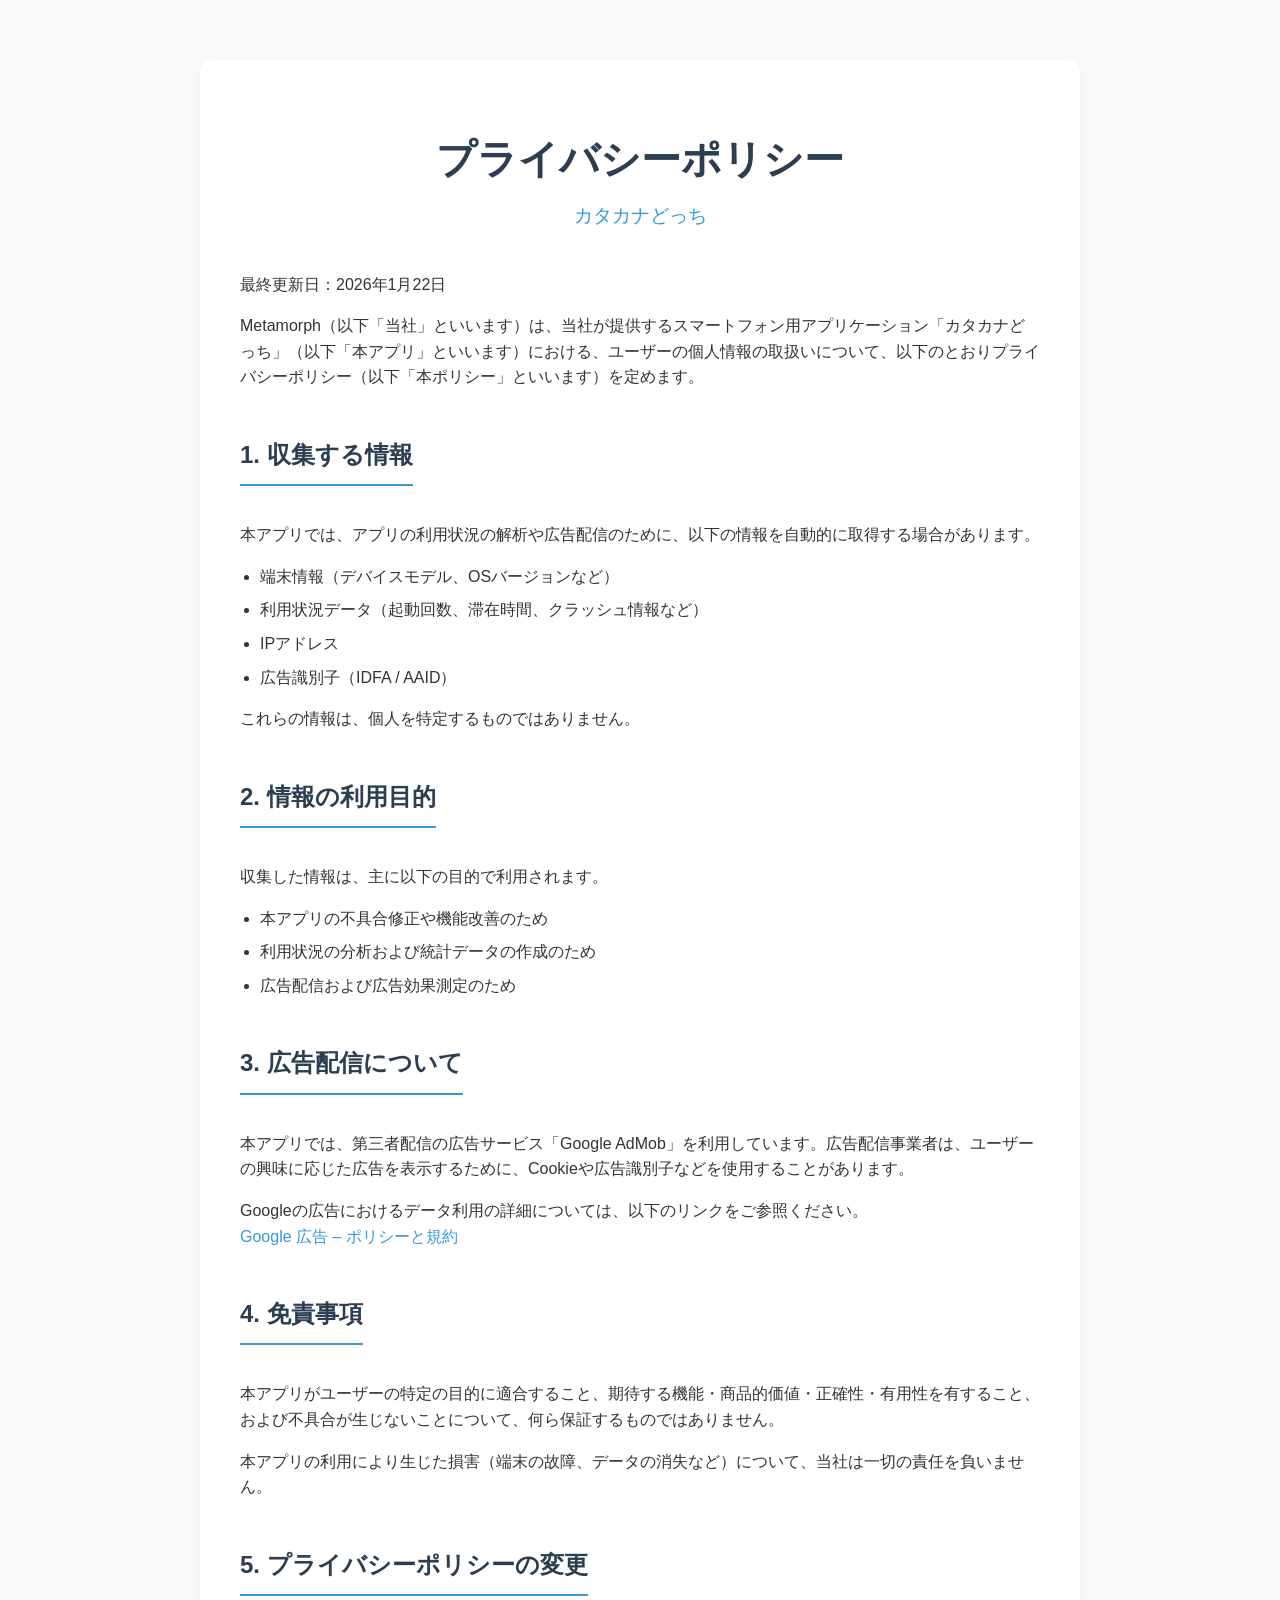
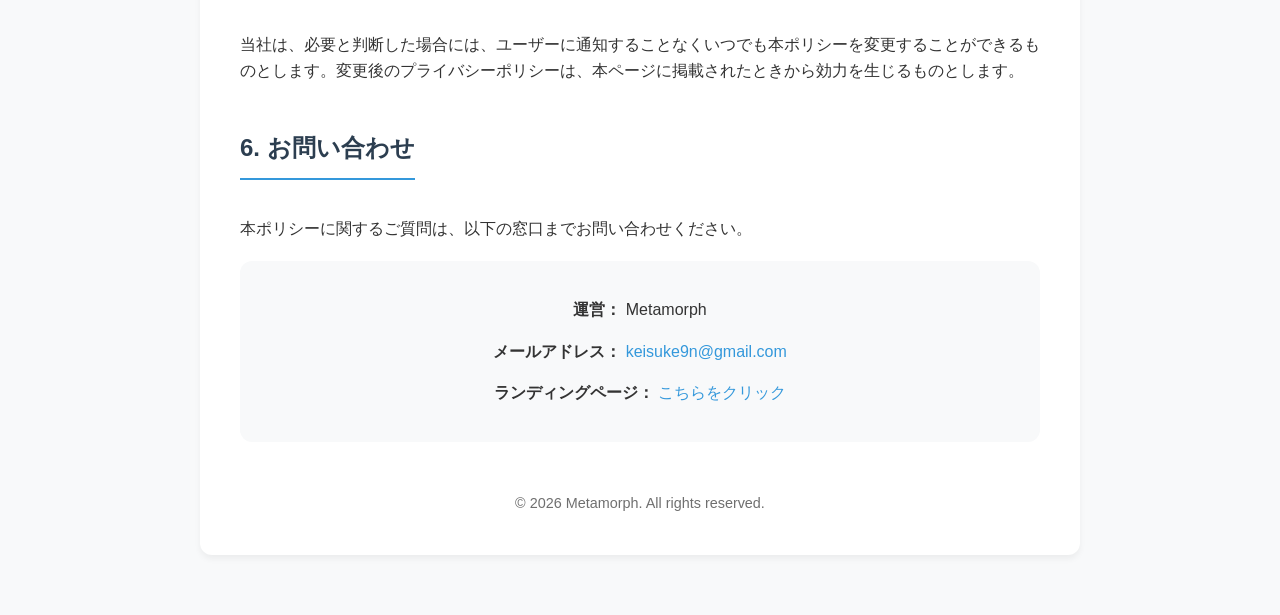
<file: index.html>
<!DOCTYPE html>
<html lang="ja">

<head>
    <meta charset="UTF-8">
    <meta name="viewport" content="width=device-width, initial-scale=1.0">
    <title>プライバシーポリシー - カタカナどっち</title>
    <link rel="stylesheet" href="privacy.css">
</head>

<body>
    <div class="container">
        <h1>プライバシーポリシー</h1>
        <div class="app-name">カタカナどっち</div>

        <p>最終更新日：2026年1月22日</p>

        <p>Metamorph（以下「当社」といいます）は、当社が提供するスマートフォン用アプリケーション「カタカナどっち」（以下「本アプリ」といいます）における、ユーザーの個人情報の取扱いについて、以下のとおりプライバシーポリシー（以下「本ポリシー」といいます）を定めます。</p>

        <h2>1. 収集する情報</h2>
        <p>本アプリでは、アプリの利用状況の解析や広告配信のために、以下の情報を自動的に取得する場合があります。</p>
        <ul>
            <li>端末情報（デバイスモデル、OSバージョンなど）</li>
            <li>利用状況データ（起動回数、滞在時間、クラッシュ情報など）</li>
            <li>IPアドレス</li>
            <li>広告識別子（IDFA / AAID）</li>
        </ul>
        <p>これらの情報は、個人を特定するものではありません。</p>

        <h2>2. 情報の利用目的</h2>
        <p>収集した情報は、主に以下の目的で利用されます。</p>
        <ul>
            <li>本アプリの不具合修正や機能改善のため</li>
            <li>利用状況の分析および統計データの作成のため</li>
            <li>広告配信および広告効果測定のため</li>
        </ul>

        <h2>3. 広告配信について</h2>
        <p>本アプリでは、第三者配信の広告サービス「Google AdMob」を利用しています。広告配信事業者は、ユーザーの興味に応じた広告を表示するために、Cookieや広告識別子などを使用することがあります。</p>
        <p>Googleの広告におけるデータ利用の詳細については、以下のリンクをご参照ください。<br>
        <a href="https://policies.google.com/technologies/ads?hl=ja" target="_blank">Google 広告 – ポリシーと規約</a></p>

        <h2>4. 免責事項</h2>
        <p>本アプリがユーザーの特定の目的に適合すること、期待する機能・商品的価値・正確性・有用性を有すること、および不具合が生じないことについて、何ら保証するものではありません。</p>
        <p>本アプリの利用により生じた損害（端末の故障、データの消失など）について、当社は一切の責任を負いません。</p>

        <h2>5. プライバシーポリシーの変更</h2>
        <p>当社は、必要と判断した場合には、ユーザーに通知することなくいつでも本ポリシーを変更することができるものとします。変更後のプライバシーポリシーは、本ページに掲載されたときから効力を生じるものとします。</p>

        <h2>6. お問い合わせ</h2>
        <p>本ポリシーに関するご質問は、以下の窓口までお問い合わせください。</p>
        
        <div class="contact-info">
            <p><strong>運営：</strong> Metamorph</p>
            <p><strong>メールアドレス：</strong> <a href="mailto:keisuke9n@gmail.com">keisuke9n@gmail.com</a></p>
            <p><strong>ランディングページ：</strong> <a href="landing.html">こちらをクリック</a></p>
        </div>

        <div class="footer">
            &copy; 2026 Metamorph. All rights reserved.
        </div>
    </div>
</body>

</html>
</file>
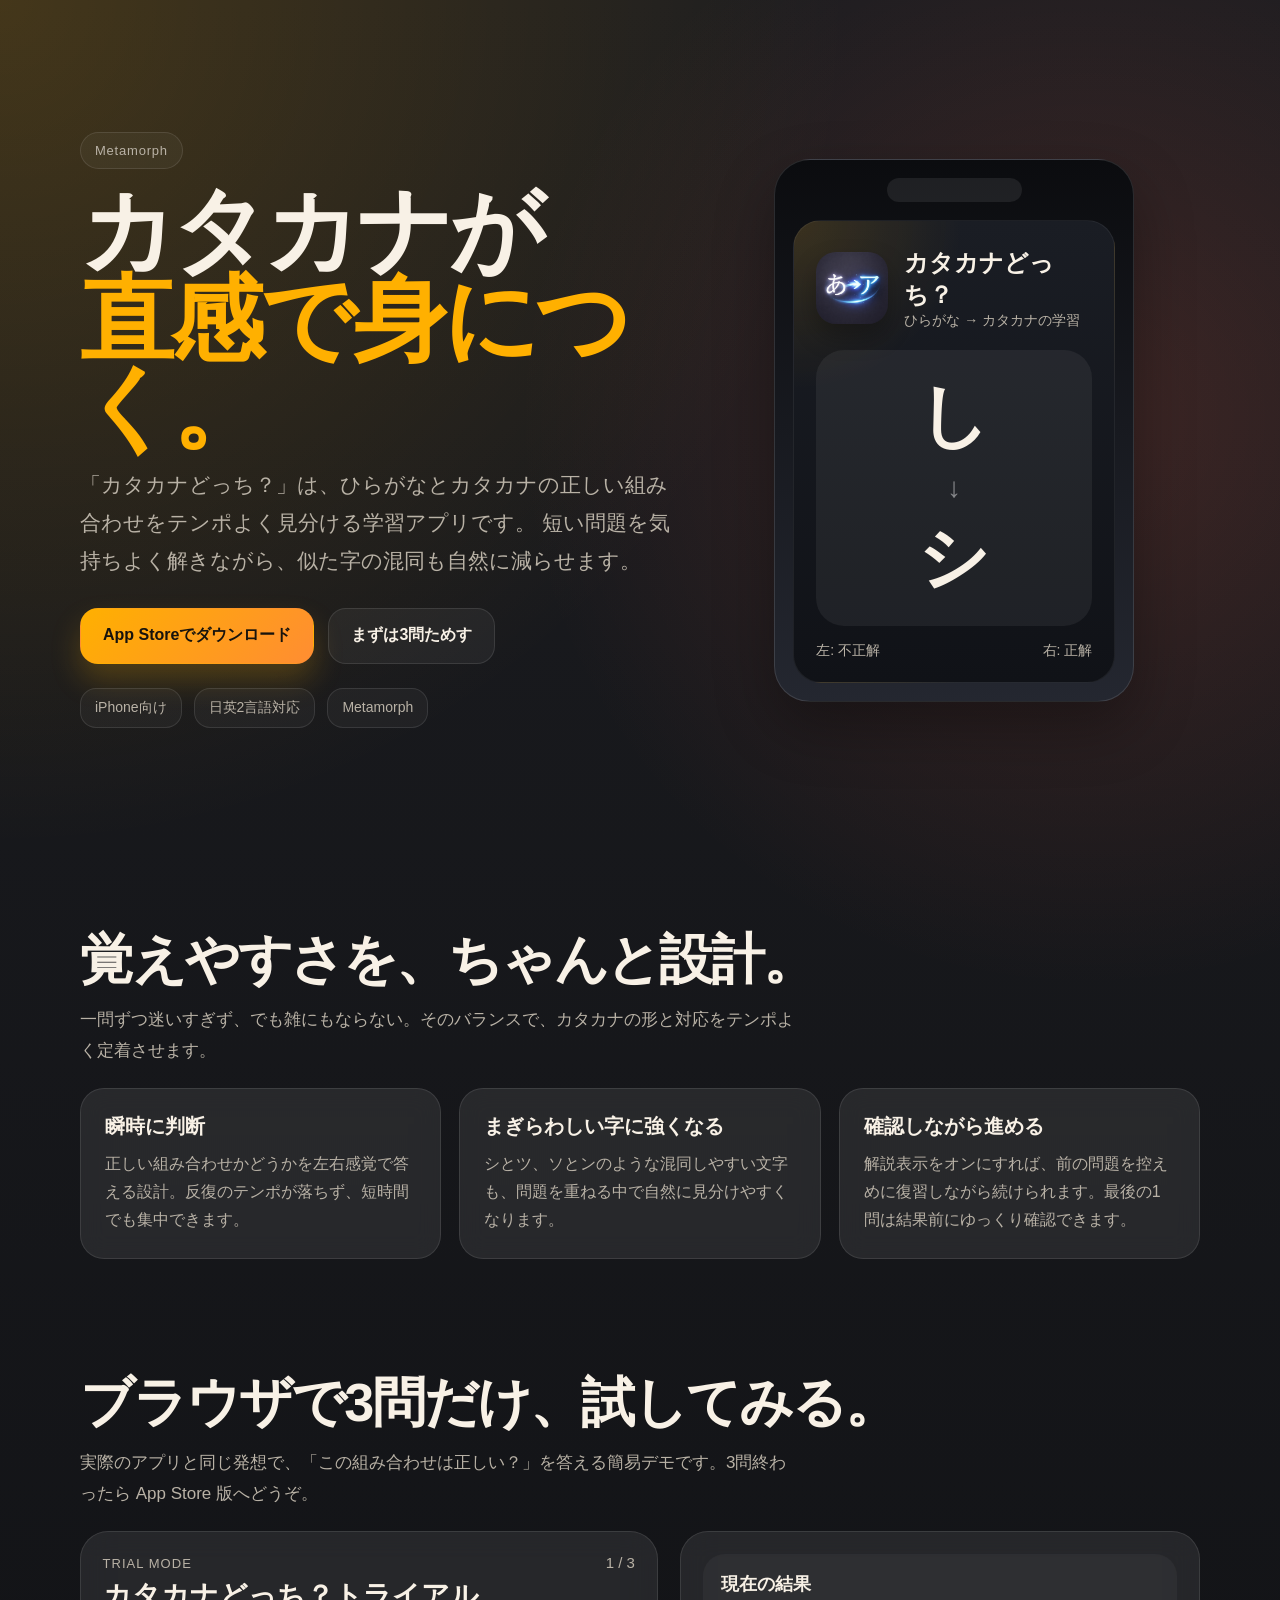
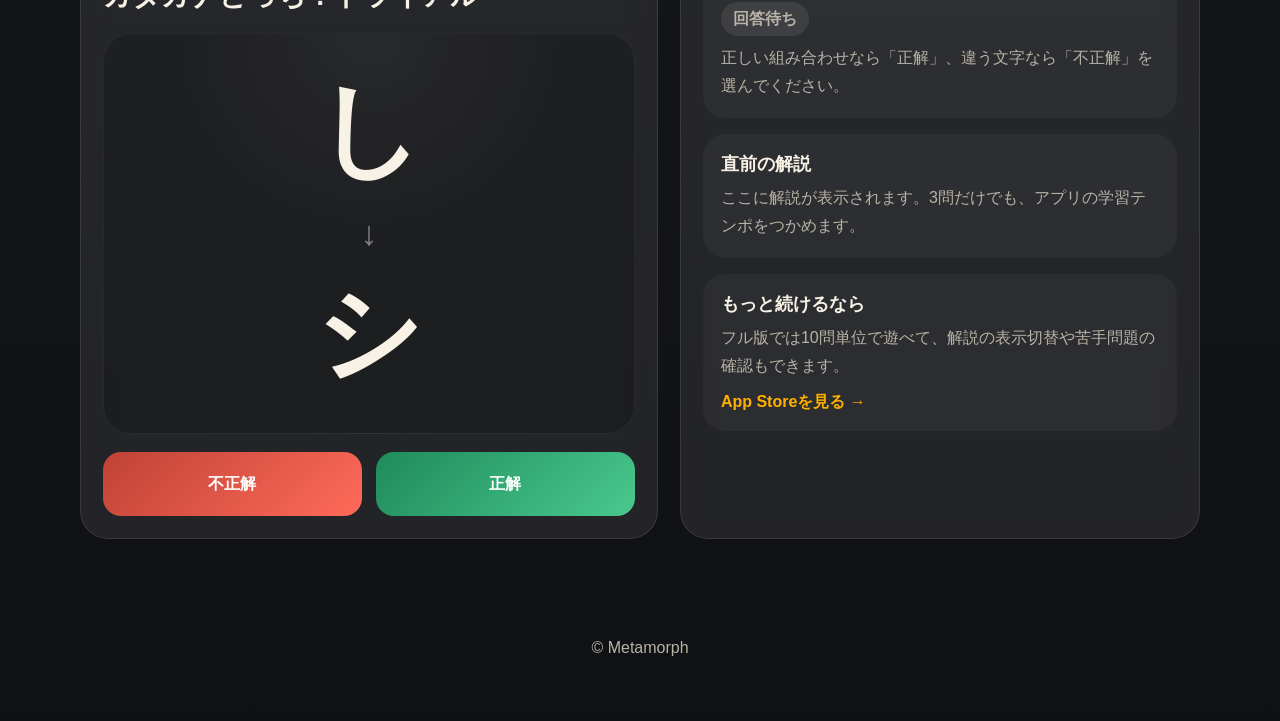
<file: landing.html>
<!DOCTYPE html>
<html lang="ja">
  <head>
    <meta charset="UTF-8" />
    <meta name="viewport" content="width=device-width, initial-scale=1.0" />
    <title>カタカナどっち？ | Metamorph</title>
    <meta
      name="description"
      content="ひらがなとカタカナの対応を直感的に学べる学習アプリ『カタカナどっち？』。App Store DLサイト紹介、ブラウザで試せるデモがあります。"
    />
    <style>
      :root {
        --bg: #121212;
        --bg-soft: #1c1f26;
        --panel: rgba(255, 255, 255, 0.08);
        --panel-strong: rgba(255, 255, 255, 0.12);
        --text: #f8f1e6;
        --muted: #b9b2a6;
        --accent: #ffb000;
        --accent-2: #ff6448;
        --ok: #45c486;
        --ng: #ff6a5a;
        --line: rgba(255, 255, 255, 0.1);
        --shadow: 0 24px 60px rgba(0, 0, 0, 0.32);
      }

      * {
        box-sizing: border-box;
      }

      html {
        scroll-behavior: smooth;
      }

      body {
        margin: 0;
        font-family: "Avenir Next", "Hiragino Sans", "Noto Sans JP", sans-serif;
        color: var(--text);
        background:
          radial-gradient(circle at top left, rgba(255, 176, 0, 0.18), transparent 32%),
          radial-gradient(circle at 85% 18%, rgba(255, 100, 72, 0.16), transparent 26%),
          linear-gradient(180deg, #1b1c20 0%, #101114 100%);
      }

      a {
        color: inherit;
        text-decoration: none;
      }

      .page {
        width: min(1120px, calc(100% - 32px));
        margin: 0 auto;
      }

      .hero {
        min-height: 100vh;
        display: grid;
        align-items: center;
        padding: 40px 0 80px;
      }

      .hero-grid {
        display: grid;
        grid-template-columns: 1.1fr 0.9fr;
        gap: 28px;
        align-items: center;
      }

      .eyebrow {
        display: inline-flex;
        align-items: center;
        gap: 10px;
        padding: 10px 14px;
        border-radius: 999px;
        border: 1px solid var(--line);
        background: rgba(255, 255, 255, 0.04);
        color: var(--muted);
        letter-spacing: 0.06em;
        font-size: 13px;
      }

      .hero h1 {
        margin: 18px 0 14px;
        font-size: clamp(48px, 8vw, 94px);
        line-height: 0.94;
        letter-spacing: -0.04em;
      }

      .hero h1 span {
        display: block;
        color: var(--accent);
      }

      .lead {
        max-width: 640px;
        margin: 0 0 28px;
        color: var(--muted);
        font-size: clamp(17px, 2.6vw, 21px);
        line-height: 1.8;
      }

      .hero-actions {
        display: flex;
        flex-wrap: wrap;
        gap: 14px;
        margin-bottom: 24px;
      }

      .button {
        display: inline-flex;
        align-items: center;
        justify-content: center;
        gap: 10px;
        min-height: 56px;
        padding: 0 22px;
        border-radius: 18px;
        border: 1px solid transparent;
        font-weight: 700;
        transition: transform 180ms ease, border-color 180ms ease, background 180ms ease;
      }

      .button:hover {
        transform: translateY(-2px);
      }

      .button.primary {
        background: linear-gradient(135deg, var(--accent), #ff8d32);
        color: #17130d;
        box-shadow: 0 16px 30px rgba(255, 176, 0, 0.22);
      }

      .button.secondary {
        border-color: var(--line);
        background: rgba(255, 255, 255, 0.05);
        color: var(--text);
      }

      .hero-meta {
        display: flex;
        flex-wrap: wrap;
        gap: 12px;
      }

      .meta-pill {
        padding: 10px 14px;
        border-radius: 16px;
        border: 1px solid var(--line);
        background: rgba(255, 255, 255, 0.04);
        color: var(--muted);
        font-size: 14px;
      }

      .phone-stage {
        position: relative;
        display: grid;
        place-items: center;
      }

      .phone-glow {
        position: absolute;
        inset: auto;
        width: min(76vw, 420px);
        height: min(76vw, 420px);
        border-radius: 999px;
        background: radial-gradient(circle, rgba(255, 176, 0, 0.28), transparent 56%);
        filter: blur(16px);
      }

      .phone {
        position: relative;
        width: min(92vw, 360px);
        border-radius: 36px;
        padding: 18px;
        background: linear-gradient(180deg, #0b0c0f, #242730);
        border: 1px solid rgba(255, 255, 255, 0.12);
        box-shadow: var(--shadow);
      }

      .phone-top {
        width: 42%;
        height: 24px;
        margin: 0 auto 18px;
        border-radius: 999px;
        background: rgba(255, 255, 255, 0.08);
      }

      .screen {
        border-radius: 28px;
        padding: 26px 22px 22px;
        background:
          radial-gradient(circle at top left, rgba(255, 176, 0, 0.14), transparent 30%),
          linear-gradient(180deg, #1a1d24, #101217);
        border: 1px solid rgba(255, 255, 255, 0.06);
      }

      .app-badge {
        display: flex;
        align-items: center;
        gap: 16px;
        margin-bottom: 20px;
      }

      .app-badge img {
        width: 72px;
        height: 72px;
        border-radius: 20px;
        box-shadow: 0 12px 24px rgba(0, 0, 0, 0.28);
      }

      .app-badge strong {
        display: block;
        font-size: 24px;
      }

      .app-badge span {
        color: var(--muted);
        font-size: 14px;
      }

      .mock-card {
        display: grid;
        place-items: center;
        min-height: 270px;
        margin: 16px 0;
        padding: 20px;
        border-radius: 28px;
        background: rgba(255, 255, 255, 0.06);
      }

      .mock-kana {
        font-size: 70px;
        font-weight: 900;
      }

      .mock-arrow {
        margin: 8px 0;
        color: rgba(255, 255, 255, 0.45);
        font-size: 28px;
      }

      .mock-answer {
        font-size: 70px;
        font-weight: 900;
      }

      .mock-footer {
        display: flex;
        justify-content: space-between;
        color: var(--muted);
        font-size: 14px;
      }

      section {
        padding: 24px 0 84px;
      }

      .section-heading {
        margin-bottom: 22px;
      }

      .section-heading h2 {
        margin: 0 0 8px;
        font-size: clamp(34px, 5vw, 54px);
        letter-spacing: -0.04em;
      }

      .section-heading p {
        margin: 0;
        max-width: 720px;
        color: var(--muted);
        font-size: 17px;
        line-height: 1.8;
      }

      .features {
        display: grid;
        grid-template-columns: repeat(3, minmax(0, 1fr));
        gap: 18px;
      }

      .feature {
        padding: 24px;
        border-radius: 24px;
        border: 1px solid var(--line);
        background: var(--panel);
        backdrop-filter: blur(12px);
      }

      .feature strong {
        display: block;
        margin-bottom: 10px;
        font-size: 20px;
      }

      .feature p {
        margin: 0;
        color: var(--muted);
        line-height: 1.75;
      }

      .demo-shell {
        display: grid;
        grid-template-columns: 1fr 0.9fr;
        gap: 22px;
      }

      .demo-panel,
      .demo-side {
        border-radius: 28px;
        border: 1px solid var(--line);
        background: var(--panel);
        backdrop-filter: blur(14px);
      }

      .demo-panel {
        padding: 22px;
      }

      .demo-head {
        display: flex;
        justify-content: space-between;
        gap: 16px;
        align-items: flex-start;
        margin-bottom: 18px;
      }

      .demo-label {
        display: inline-block;
        margin-bottom: 6px;
        color: var(--muted);
        font-size: 13px;
        letter-spacing: 0.08em;
      }

      .demo-score {
        color: var(--muted);
        font-size: 15px;
      }

      .demo-card {
        display: grid;
        place-items: center;
        min-height: 360px;
        padding: 28px;
        border-radius: 28px;
        background:
          radial-gradient(circle at top center, rgba(255, 255, 255, 0.05), transparent 40%),
          rgba(0, 0, 0, 0.18);
        border: 1px solid rgba(255, 255, 255, 0.05);
        text-align: center;
      }

      .demo-kana {
        font-size: clamp(72px, 12vw, 104px);
        font-weight: 900;
      }

      .demo-arrow {
        margin: 12px 0;
        color: rgba(255, 255, 255, 0.45);
        font-size: 34px;
      }

      .demo-answer {
        font-size: clamp(72px, 12vw, 104px);
        font-weight: 900;
      }

      .answer-buttons {
        display: grid;
        grid-template-columns: 1fr 1fr;
        gap: 14px;
        margin-top: 18px;
      }

      .answer-button {
        min-height: 64px;
        border: 0;
        border-radius: 18px;
        font: inherit;
        font-weight: 800;
        cursor: pointer;
        color: white;
        transition: transform 180ms ease, filter 180ms ease;
      }

      .answer-button:hover {
        transform: translateY(-2px);
        filter: brightness(1.04);
      }

      .answer-button:disabled {
        cursor: default;
        opacity: 0.6;
        transform: none;
        filter: none;
      }

      .answer-button.ng {
        background: linear-gradient(135deg, #bf4335, #ff6a5a);
      }

      .answer-button.ok {
        background: linear-gradient(135deg, #1f8b5b, #49c98e);
      }

      .demo-side {
        padding: 22px;
        display: flex;
        flex-direction: column;
        gap: 16px;
      }

      .status-box,
      .review-box,
      .cta-box {
        padding: 18px;
        border-radius: 22px;
        background: rgba(255, 255, 255, 0.04);
      }

      .status-box p,
      .review-box p,
      .cta-box p {
        margin: 8px 0 0;
        color: var(--muted);
        line-height: 1.75;
      }

      .status-chip {
        display: inline-flex;
        align-items: center;
        min-height: 34px;
        padding: 0 12px;
        border-radius: 999px;
        font-weight: 700;
      }

      .status-chip.idle {
        background: rgba(255, 255, 255, 0.08);
        color: var(--muted);
      }

      .status-chip.ok {
        background: rgba(69, 196, 134, 0.18);
        color: #87f0be;
      }

      .status-chip.ng {
        background: rgba(255, 106, 90, 0.16);
        color: #ff9d91;
      }

      .review-box strong,
      .status-box strong,
      .cta-box strong {
        display: block;
        margin-bottom: 6px;
        font-size: 18px;
      }

      .small-link {
        display: inline-flex;
        align-items: center;
        gap: 8px;
        margin-top: 12px;
        color: var(--accent);
        font-weight: 700;
      }

      .footer {
        padding: 0 0 48px;
        color: var(--muted);
        text-align: center;
      }

      .footer a {
        color: var(--text);
      }

      @media (max-width: 920px) {
        .hero-grid,
        .demo-shell,
        .features {
          grid-template-columns: 1fr;
        }

        .phone-stage {
          order: -1;
        }
      }

      @media (max-width: 640px) {
        .page {
          width: min(100% - 20px, 1120px);
        }

        .hero {
          padding-top: 24px;
        }

        .hero-actions,
        .answer-buttons {
          grid-template-columns: 1fr;
          display: grid;
        }

        .demo-head,
        .mock-footer {
          flex-direction: column;
        }
      }
    </style>
  </head>
  <body>
    <main class="page">
      <section class="hero">
        <div class="hero-grid">
          <div>
            <div class="eyebrow">Metamorph</div>
            <h1>カタカナが<span>直感で身につく。</span></h1>
            <p class="lead">
              「カタカナどっち？」は、ひらがなとカタカナの正しい組み合わせをテンポよく見分ける学習アプリです。
              短い問題を気持ちよく解きながら、似た字の混同も自然に減らせます。
            </p>
            <div class="hero-actions">
              <a
                class="button primary"
                href="https://apps.apple.com/jp/app/%E3%82%AB%E3%82%BF%E3%82%AB%E3%83%8A%E3%81%A9%E3%81%A3%E3%81%A1/id6758129689"
                target="_blank"
                rel="noreferrer"
              >
                App Storeでダウンロード
              </a>
              <a class="button secondary" href="#trial">まずは3問ためす</a>
            </div>
            <div class="hero-meta">
              <div class="meta-pill">iPhone向け</div>
              <div class="meta-pill">日英2言語対応</div>
              <div class="meta-pill">Metamorph</div>
            </div>
          </div>

          <div class="phone-stage">
            <div class="phone-glow"></div>
            <div class="phone">
              <div class="phone-top"></div>
              <div class="screen">
                <div class="app-badge">
                  <img
                    src="icon.png"
                    alt="カタカナどっち？ App Icon"
                  />
                  <div>
                    <strong>カタカナどっち？</strong>
                    <span>ひらがな → カタカナの学習</span>
                  </div>
                </div>
                <div class="mock-card">
                  <div class="mock-kana">し</div>
                  <div class="mock-arrow">↓</div>
                  <div class="mock-answer">シ</div>
                </div>
                <div class="mock-footer">
                  <span>左: 不正解</span>
                  <span>右: 正解</span>
                </div>
              </div>
            </div>
          </div>
        </div>
      </section>

      <section>
        <div class="section-heading">
          <h2>覚えやすさを、ちゃんと設計。</h2>
          <p>
            一問ずつ迷いすぎず、でも雑にもならない。そのバランスで、カタカナの形と対応をテンポよく定着させます。
          </p>
        </div>
        <div class="features">
          <article class="feature">
            <strong>瞬時に判断</strong>
            <p>
              正しい組み合わせかどうかを左右感覚で答える設計。反復のテンポが落ちず、短時間でも集中できます。
            </p>
          </article>
          <article class="feature">
            <strong>まぎらわしい字に強くなる</strong>
            <p>
              シとツ、ソとンのような混同しやすい文字も、問題を重ねる中で自然に見分けやすくなります。
            </p>
          </article>
          <article class="feature">
            <strong>確認しながら進める</strong>
            <p>
              解説表示をオンにすれば、前の問題を控えめに復習しながら続けられます。最後の1問は結果前にゆっくり確認できます。
            </p>
          </article>
        </div>
      </section>

      <section id="trial">
        <div class="section-heading">
          <h2>ブラウザで3問だけ、試してみる。</h2>
          <p>
            実際のアプリと同じ発想で、「この組み合わせは正しい？」を答える簡易デモです。3問終わったら App Store 版へどうぞ。
          </p>
        </div>

        <div class="demo-shell">
          <div class="demo-panel">
            <div class="demo-head">
              <div>
                <span class="demo-label">TRIAL MODE</span>
                <h3 style="margin: 0; font-size: 28px">カタカナどっち？トライアル</h3>
              </div>
              <div class="demo-score" id="progressText">1 / 3</div>
            </div>

            <div class="demo-card">
              <div>
                <div class="demo-kana" id="hiraganaText">し</div>
                <div class="demo-arrow">↓</div>
                <div class="demo-answer" id="answerText">シ</div>
              </div>
            </div>

            <div class="answer-buttons">
              <button class="answer-button ng" id="incorrectButton">不正解</button>
              <button class="answer-button ok" id="correctButton">正解</button>
            </div>
          </div>

          <aside class="demo-side">
            <div class="status-box">
              <strong>現在の結果</strong>
              <div class="status-chip idle" id="statusChip">回答待ち</div>
              <p id="statusText">
                左右ボタンで答えてください。正しい組み合わせなら「正解」、違う文字なら「不正解」です。
              </p>
            </div>

            <div class="review-box">
              <strong>直前の解説</strong>
              <p id="reviewText">
                ここに解説が表示されます。3問だけでも、アプリの学習テンポをつかめます。
              </p>
            </div>

            <div class="cta-box">
              <strong>もっと続けるなら</strong>
              <p>
                フル版では10問単位で遊べて、解説の表示切替や苦手問題の確認もできます。
              </p>
              <a
                class="small-link"
                href="https://apps.apple.com/jp/app/%E3%82%AB%E3%82%BF%E3%82%AB%E3%83%8A%E3%81%A9%E3%81%A3%E3%81%A1/id6758129689"
                target="_blank"
                rel="noreferrer"
              >
                App Storeを見る →
              </a>
            </div>
          </aside>
        </div>
      </section>

      <div class="footer">
        <p>© Metamorph</p>
      </div>
    </main>

    <script>
      const trialQuestions = [
        { hiragana: "し", shownAnswer: "シ", isCorrect: true, correctAnswer: "シ" },
        { hiragana: "つ", shownAnswer: "シ", isCorrect: false, correctAnswer: "ツ" },
        { hiragana: "そ", shownAnswer: "ソ", isCorrect: true, correctAnswer: "ソ" }
      ];

      let currentIndex = 0;
      let score = 0;
      let finished = false;
      let isLocked = false;

      const hiraganaText = document.getElementById("hiraganaText");
      const answerText = document.getElementById("answerText");
      const progressText = document.getElementById("progressText");
      const statusChip = document.getElementById("statusChip");
      const statusText = document.getElementById("statusText");
      const reviewText = document.getElementById("reviewText");
      const correctButton = document.getElementById("correctButton");
      const incorrectButton = document.getElementById("incorrectButton");

      function renderQuestion() {
        const question = trialQuestions[currentIndex];
        hiraganaText.textContent = question.hiragana;
        answerText.textContent = question.shownAnswer;
        progressText.textContent = `${currentIndex + 1} / ${trialQuestions.length}`;
        statusChip.textContent = "回答待ち";
        statusChip.className = "status-chip idle";
        statusText.textContent = "正しい組み合わせなら「正解」、違う文字なら「不正解」を選んでください。";
        isLocked = false;
        correctButton.disabled = false;
        incorrectButton.disabled = false;
      }

      function finishTrial() {
        finished = true;
        isLocked = false;
        correctButton.disabled = false;
        incorrectButton.disabled = false;
        progressText.textContent = `${trialQuestions.length} / ${trialQuestions.length}`;
        hiraganaText.textContent = "結果";
        answerText.textContent = `${score}/${trialQuestions.length}`;
        statusChip.textContent = "終了";
        statusChip.className = "status-chip idle";
        statusText.textContent = "3問のミニデモが終わりました。テンポよく学ぶ感覚は、App Store版でそのまま続けられます。";
        reviewText.textContent = `おつかれさまでした。3問中 ${score} 問正解です。実際のアプリでは10問プレイ、解説表示、苦手問題の確認が使えます。`;
        correctButton.textContent = "App Storeへ";
        incorrectButton.textContent = "もう一回";
      }

      function handleAnswer(userSaysCorrect) {
        if (isLocked) {
          return;
        }

        if (finished) {
          if (userSaysCorrect) {
            window.open(
              "https://apps.apple.com/jp/app/%E3%82%AB%E3%82%BF%E3%82%AB%E3%83%8A%E3%81%A9%E3%81%A3%E3%81%A1/id6758129689",
              "_blank",
              "noopener,noreferrer"
            );
          } else {
            currentIndex = 0;
            score = 0;
            finished = false;
            isLocked = false;
            correctButton.textContent = "正解";
            incorrectButton.textContent = "不正解";
            reviewText.textContent = "ここに解説が表示されます。3問だけでも、アプリの学習テンポをつかめます。";
            renderQuestion();
          }
          return;
        }

        isLocked = true;
        correctButton.disabled = true;
        incorrectButton.disabled = true;

        const question = trialQuestions[currentIndex];
        const userWasCorrect = userSaysCorrect === question.isCorrect;

        if (userWasCorrect) {
          score += 1;
          statusChip.textContent = "正解";
          statusChip.className = "status-chip ok";
          statusText.textContent = "いい判断です。テンポよく次へ進みましょう。";
        } else {
          statusChip.textContent = "不正解";
          statusChip.className = "status-chip ng";
          statusText.textContent = "惜しいです。下の解説で正しい対応を確認してから次へ進みましょう。";
        }

        if (question.isCorrect) {
          reviewText.textContent = `「${question.hiragana}」に対応するカタカナは「${question.correctAnswer}」です。表示された「${question.shownAnswer}」で合っているので、この問題は正解です。`;
        } else {
          reviewText.textContent = `「${question.hiragana}」に対応するカタカナは「${question.correctAnswer}」です。表示された「${question.shownAnswer}」は別の字なので、この問題は不正解です。`;
        }

        currentIndex += 1;

        if (currentIndex >= trialQuestions.length) {
          setTimeout(finishTrial, 240);
          return;
        }

        setTimeout(renderQuestion, 420);
      }

      correctButton.addEventListener("click", () => handleAnswer(true));
      incorrectButton.addEventListener("click", () => handleAnswer(false));

      renderQuestion();
    </script>
  </body>
</html>
</file>
<file: privacy.css>
:root {
    --bg-color: #f8f9fa;
    --text-color: #333;
    --container-bg: #ffffff;
    --primary-color: #2c3e50;
    --accent-color: #3498db;
    --border-radius: 12px;
    --shadow: 0 4px 6px rgba(0, 0, 0, 0.05);
}

@media (prefers-color-scheme: dark) {
    :root {
        --bg-color: #1a1a1a;
        --text-color: #e0e0e0;
        --container-bg: #2d2d2d;
        --primary-color: #ecf0f1;
        --accent-color: #5dade2;
        --shadow: 0 4px 6px rgba(0, 0, 0, 0.3);
    }
}

body {
    font-family: -apple-system, BlinkMacSystemFont, "Segoe UI", Roboto, "Hiragino Kaku Gothic ProN", "Hiragino Sans", "Meiryo", sans-serif;
    background-color: var(--bg-color);
    color: var(--text-color);
    line-height: 1.6;
    margin: 0;
    padding: 20px;
}

.container {
    max-width: 800px;
    margin: 40px auto;
    background-color: var(--container-bg);
    padding: 40px;
    border-radius: var(--border-radius);
    box-shadow: var(--shadow);
}

h1 {
    font-size: 2.5rem;
    color: var(--primary-color);
    margin-bottom: 10px;
    text-align: center;
}

.app-name {
    text-align: center;
    font-size: 1.2rem;
    color: var(--accent-color);
    margin-bottom: 40px;
    font-weight: 500;
}

h2 {
    font-size: 1.5rem;
    color: var(--primary-color);
    margin-top: 30px;
    border-bottom: 2px solid var(--accent-color);
    padding-bottom: 10px;
    display: inline-block;
}

p {
    margin-bottom: 16px;
}

ul {
    margin-bottom: 16px;
    padding-left: 20px;
}

li {
    margin-bottom: 8px;
}

a {
    color: var(--accent-color);
    text-decoration: none;
    transition: opacity 0.2s;
}

a:hover {
    opacity: 0.8;
    text-decoration: underline;
}

.contact-info {
    background-color: var(--bg-color);
    padding: 20px;
    border-radius: var(--border-radius);
    margin-top: 20px;
    text-align: center;
}

.footer {
    text-align: center;
    margin-top: 50px;
    font-size: 0.9rem;
    opacity: 0.7;
}

@media (max-width: 600px) {
    .container {
        padding: 20px;
        margin: 20px auto;
    }
    
    h1 {
        font-size: 2rem;
    }
}
</file>
